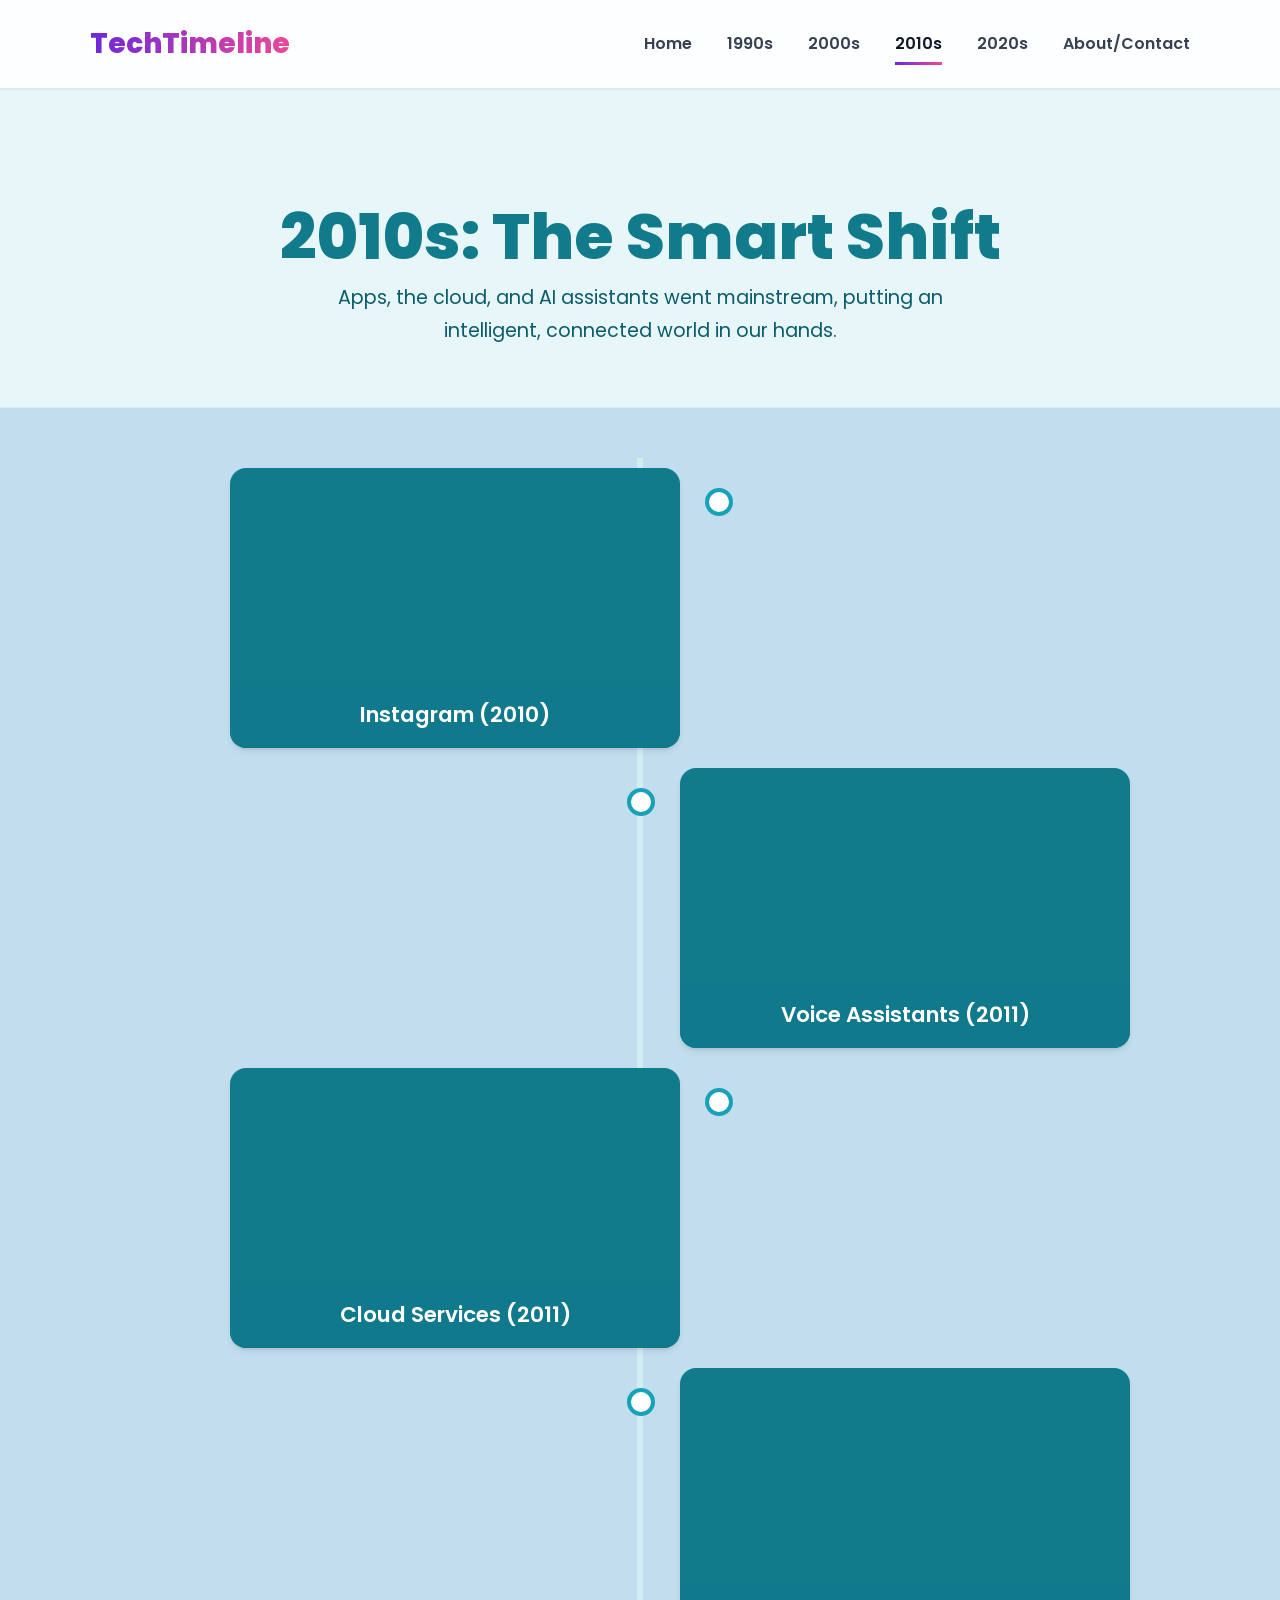
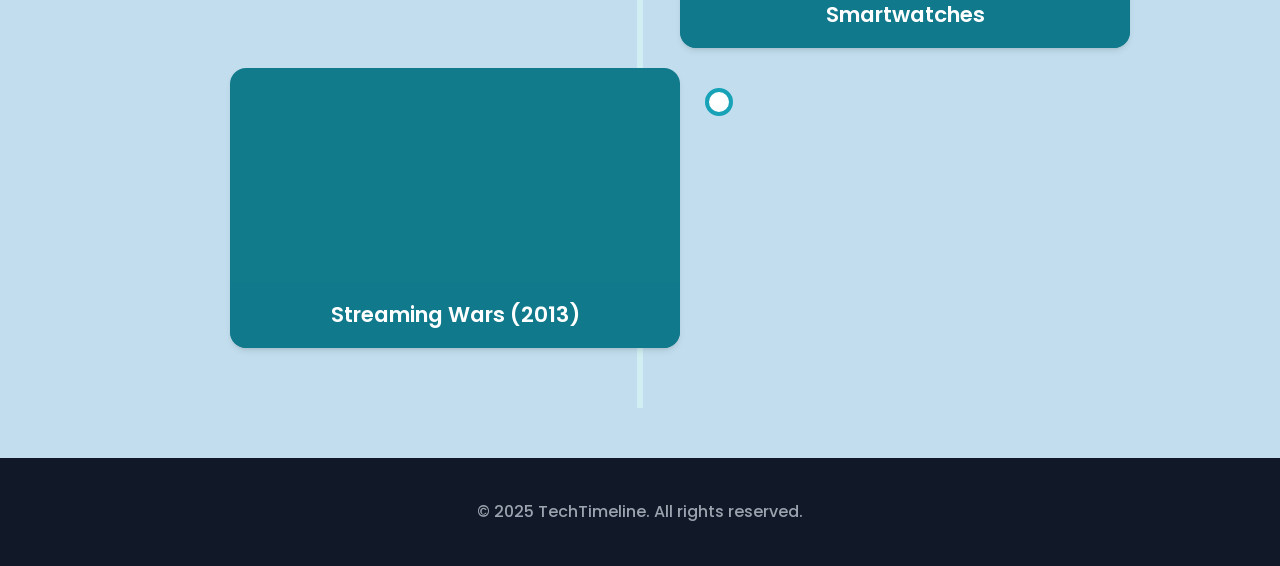
<file: 2010s.html>
<!DOCTYPE html>
<html lang="en">
<head>
    <meta charset="UTF-8">
    <meta name="viewport" content="width=device-width, initial-scale=1.0">
    <title>2010s - The Tech Timeline</title>
    <link rel="stylesheet" href="style.css">
</head>
<body>

    <header class="main-header">
        <div class="container">
            <a href="index.html" class="logo">TechTimeline</a>
            <nav class="main-nav">
                <ul>
                    <li><a href="index.html">Home</a></li>
                    <li><a href="1990s.html">1990s</a></li>
                    <li><a href="2000s.html">2000s</a></li>
                    <li><a href="2010s.html" class="active">2010s</a></li> <li><a href="2020s.html">2020s</a></li>
                    <li><a href="about.html">About/Contact</a></li>
                </ul>
            </nav>
        </div>
    </header>

    <main>
        <section class="page-header" id="header-2010s">
            <div class="container">
                <h1>2010s: The Smart Shift</h1>
                <p>Apps, the cloud, and AI assistants went mainstream, putting an intelligent, connected world in our hands.</p>
            </div>
        </section>

        <div class="timeline-container">
            
            <div class="timeline-item align-left">
                <div class="flip-card">
                    <div class="flip-card-inner">
                        <div class="flip-card-front" style="background-image: url('https://images.unsplash.com/photo-1611262588024-d12430b98920?ixlib=rb-4.1.0&ixid=M3wxMjA3fDB8MHxzZWFyY2h8NHx8aW5zdGFncmFtfGVufDB8fDB8fHww&auto=format&fit=crop&q=60&w=900');">
                            <h3>Instagram (2010)</h3>
                        </div>
                        <div class="flip-card-back">
                            <h3>Instagram (2010)</h3>
                            <p>This photo-sharing app defined mobile-first social media. Its filters and square format changed photography and marketing forever.</p>
                        </div>
                    </div>
                </div>
            </div>

            <div class="timeline-item align-right">
                <div class="flip-card">
                    <div class="flip-card-inner">
                        <div class="flip-card-front" style="background-image: url('https://images.unsplash.com/photo-1605648916361-9bc12ad6a569?ixlib=rb-4.1.0&ixid=M3wxMjA3fDB8MHxzZWFyY2h8N3x8dm9pY2UlMjBhc3Npc3RhbnR8ZW58MHx8MHx8fDA%3D&auto=format&fit=crop&q=60&w=900');">
                            <h3>Voice Assistants (2011)</h3>
                        </div>
                        <div class="flip-card-back">
                            <h3>Voice Assistants (2011)</h3>
                            <p>Apple's Siri launched on the iPhone 4S, kicking off the race for AI-powered assistants like Alexa and Google Assistant.</p>
                        </div>
                    </div>
                </div>
            </div>

            <div class="timeline-item align-left">
                <div class="flip-card">
                    <div class="flip-card-inner">
                        <div class="flip-card-front" style="background-image: url('https://media.licdn.com/dms/image/v2/D4D12AQEIvoe-IK1Yfw/article-cover_image-shrink_720_1280/article-cover_image-shrink_720_1280/0/1697900409326?e=2147483647&v=beta&t=fVpvI0lI2M_Cfw9p_5mwxL5dwsI2xDMvGVRjcbgSq3c');">
                            <h3>Cloud Services (2011)</h3>
                        </div>
                        <div class="flip-card-back">
                            <h3>Cloud Services (2011)</h3>
                            <p>With services like iCloud and Google Drive, the "cloud" went mainstream, syncing our files, photos, and data across all devices.</p>
                        </div>
                    </div>
                </div>
            </div>

            <div class="timeline-item align-right">
                <div class="flip-card">
                    <div class="flip-card-inner">
                        <div class="flip-card-front" style="background-image: url('https://images.unsplash.com/photo-1643681154051-c43090a0fadb?ixlib=rb-4.1.0&ixid=M3wxMjA3fDB8MHxzZWFyY2h8Mjd8fHNtYXJ0JTIwd2F0Y2hlc3xlbnwwfHwwfHx8MA%3D%3D&auto=format&fit=crop&q=60&w=900');">
                            <h3>Smartwatches</h3>
                        </div>
                        <div class="flip-card-back">
                            <h3>Smartwatches</h3>
                            <p>Devices like the Pebble watch, Apple Watch, and Samsung 
                              Galaxy Gear became popular, incorporating features 
                              like fitness tracking, heart rate monitors, and even EKG readings. </p>
                        </div>
                    </div>
                </div>
            </div>

            <div class="timeline-item align-left">
                <div class="flip-card">
                    <div class="flip-card-inner">
                        <div class="flip-card-front" style="background-image: url('https://images.unsplash.com/photo-1574375927938-d5a98e8ffe85?ixlib=rb-4.1.0&ixid=M3wxMjA3fDB8MHxzZWFyY2h8Mnx8bmV0ZmxpeHxlbnwwfHwwfHx8MA%3D%3D&auto=format&fit=crop&q=60&w=900');">
                            <h3>Streaming Wars (2013)</h3>
                        </div>
                        <div class="flip-card-back">
                            <h3>Streaming Wars (2013)</h3>
                            <p>Netflix released "House of Cards," its first original series. This proved streaming wasn't just a library, but a content creator, starting the war for subscribers.</p>
                        </div>
                    </div>
                </div>
            </div>

        </div> </main>

    <footer class="main-footer">
        <div class="container">
            <p>&copy; 2025 TechTimeline. All rights reserved.</p>
        </div>
    </footer>

</body>
</html>
</file>
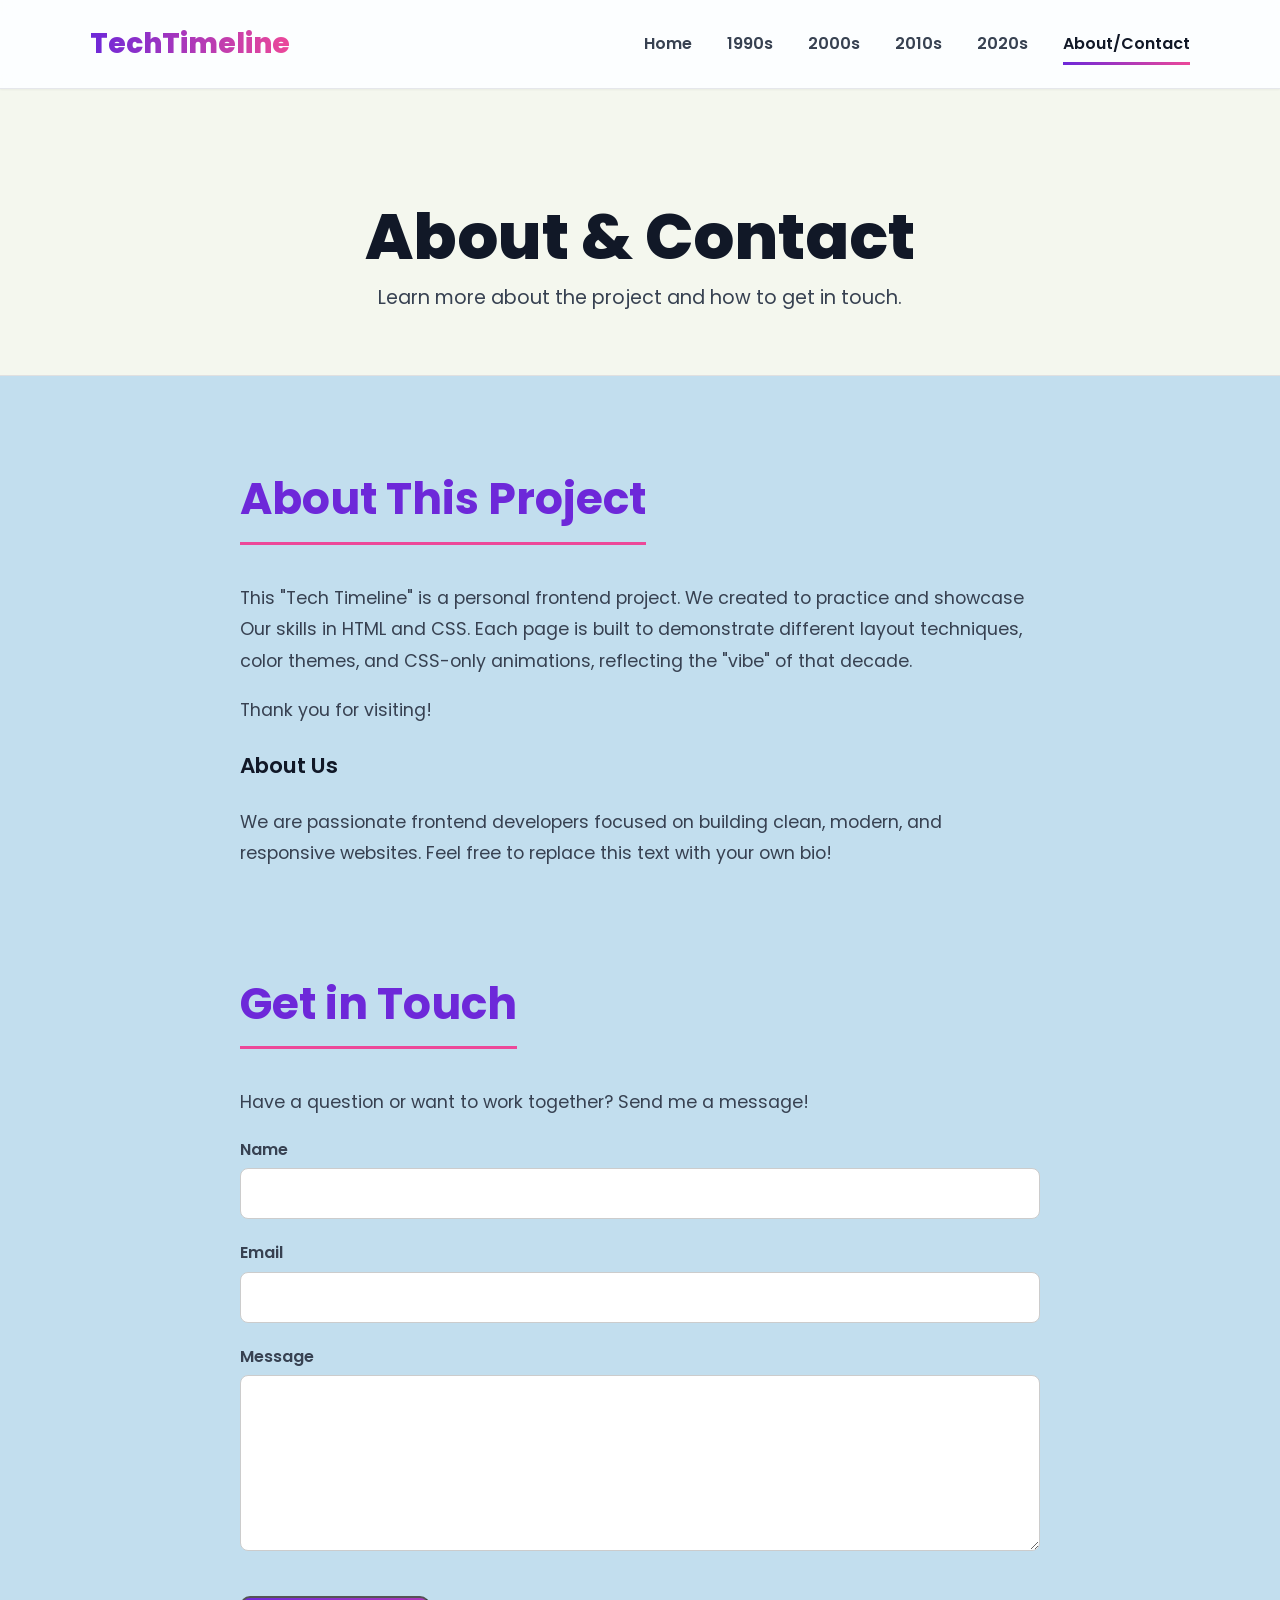
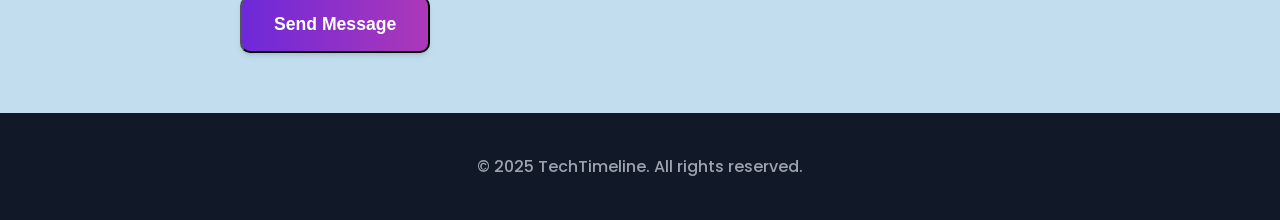
<file: about.html>
<!DOCTYPE html>
<html lang="en">
<head>
    <meta charset="UTF-8">
    <meta name="viewport" content="width=device-width, initial-scale=1.0">
    <title>About / Contact - The Tech Timeline</title>
    <link rel="stylesheet" href="style.css">
</head>
<body>

    <header class="main-header">
        <div class="container">
            <a href="index.html" class="logo">TechTimeline</a>
            <nav class="main-nav">
                <ul>
                    <li><a href="index.html">Home</a></li>
                    <li><a href="1990s.html">1990s</a></li>
                    <li><a href="2000s.html">2000s</a></li>
                    <li><a href="2010s.html">2010s</a></li>
                    <li><a href="2020s.html">2020s</a></li>
                    <li><a href="about.html" class="active">About/Contact</a></li> </ul>
            </nav>
        </div>
    </header>

    <main>
        <section class="page-header" id="header-about">
            <div class="container">
                <h1>About & Contact</h1>
                <p>Learn more about the project and how to get in touch.</p>
            </div>
        </section>

        <div class="about-contact-container">
            
            <section class="about-section">
                <h2>About This Project</h2>
                <p>This "Tech Timeline" is a personal frontend project. We created to practice and showcase Our skills in HTML and CSS. Each page is built to demonstrate different layout techniques, color themes, and CSS-only animations, reflecting the "vibe" of that decade.</p>
                <p>Thank you for visiting!</p>

                <h3>About Us</h3>
                <p>We are passionate frontend developers focused on building clean, modern, and responsive websites. Feel free to replace this text with your own bio!</p>
            </section>

            <section class="contact-section">
                <h2>Get in Touch</h2>
                <p>Have a question or want to work together? Send me a message!</p>
                
                <form class="contact-form" action="#" method="POST">
                    <div class="form-group">
                        <label for="name">Name</label>
                        <input type="text" id="name" name="name" required>
                    </div>
                    <div class="form-group">
                        <label for="email">Email</label>
                        <input type="email" id="email" name="email" required>
                    </div>
                    <div class="form-group">
                        <label for="message">Message</label>
                        <textarea id="message" name="message" rows="6" required></textarea>
                    </div>
                    <button type="submit" class="btn-primary">Send Message</button>
                </form>
            </section>

        </div> </main>

    <footer class="main-footer">
        <div class="container">
            <p>&copy; 2025 TechTimeline. All rights reserved.</p>
        </div>
    </footer>

</body>
</html>
</file>
<file: style.css>
/* --- Import Modern Font --- */
@import url('https://fonts.googleapis.com/css2?family=Poppins:wght@400;600;700;800&display=swap');

/* --- Modern Variables --- */
:root {
    /* A vibrant gradient for a high-energy feel */
    --primary-start: #6D28D9; /* Purple */
    --primary-end: #EC4899;   /* Pink */
    
    --light-color: #F9FAFB;
    --dark-color: #111827;  /* Even deeper dark */
    --text-color: #374151;
    --container-width: 1100px;
    --border-radius: 16px; /* Softer, larger radius */
    --shadow-sm: 0 1px 2px 0 rgba(0, 0, 0, 0.05);
    --shadow-md: 0 4px 6px -1px rgba(0, 0, 0, 0.1), 0 2px 4px -2px rgba(0, 0, 0, 0.1);
    --shadow-lg: 0 10px 15px -3px rgba(0, 0, 0, 0.1), 0 4px 6px -4px rgba(0, 0, 0, 0.1);
}

/* --- Basic Setup --- */
body {
    background-color: #c2deee;
    font-family: 'Poppins', sans-serif;
    line-height: 1.7;
    /* --- CHANGE HERE --- */
    background: linear-gradient(180deg, var() 0%, #ffffff 40%);
    color: var(--text-color);
    margin: 0;
    padding: 0;
    -webkit-font-smoothing: antialiased; /* Smoother fonts */
}

.container {
    max-width: var(--container-width);
    margin: 0 auto;
    padding: 0 20px;
}

h1, h2, h3 {
    color: var(--dark-color);
    font-weight: 700;
}

/* Bolder, more impactful typography */
h1 { 
    font-size: clamp(3rem, 5vw, 4.5rem); /* Responsive font size */
    font-weight: 800;
    line-height: 1.1;
    margin-bottom: 20px;
}
h2 { 
    font-size: clamp(2rem, 4vw, 2.75rem);
    text-align: center;
    margin-bottom: 50px;
}
h3 { 
    font-size: 1.35rem; 
    font-weight: 600;
}

/* --- Header & Navigation --- */
.main-header {
    background-color: rgba(255, 255, 255, 0.95);
    padding: 20px 0;
    box-shadow: var(--shadow-sm);
    border-bottom: 1px solid #E5E7EB;
    position: sticky;
    top: 0;
    z-index: 100;
    backdrop-filter: blur(8px); /* "Frosted glass" effect */
    
}

.main-header .container {
    display: flex;
    justify-content: space-between;
    align-items: center;
}

.logo {
    font-size: 1.75rem;
    font-weight: 800;
    text-decoration: none;
    /* --- Gradient Text! --- */
    background: linear-gradient(90deg, var(--primary-start), var(--primary-end));
    -webkit-background-clip: text;
    background-clip: text;
    -webkit-text-fill-color: transparent;
}

.main-nav ul {
    list-style: none;
    margin: 0;
    padding: 0;
    display: flex;
}

.main-nav li {
    margin-left: 35px;
}

.main-nav a {
    color: var(--text-color);
    text-decoration: none;
    font-weight: 600;
    padding-bottom: 5px;
    position: relative; /* For the underline effect */
}

/* --- Cool underline hover effect --- */
.main-nav a::after {
    content: '';
    position: absolute;
    bottom: -5px;
    left: 0;
    width: 0%;
    height: 3px;
    background: linear-gradient(90deg, var(--primary-start), var(--primary-end));
    transition: width 0.3s ease-out;
}

.main-nav a:hover::after,
.main-nav a.active::after {
    width: 100%;
}

.main-nav a.active {
    color: var(--dark-color);
}


/* --- Hero Section --- */
.hero {
    background-color: #c2deee;
    padding: 100px 0;
    overflow: hidden; /* For any potential effects */
}

.hero-container {
    display: flex;
    align-items: center;
    gap: 60px;
}

.hero-text {
    flex: 1; 
}

.hero-text p {
    font-size: 1.25rem;
    line-height: 1.8;
    color: #4B5563; /* Softer text color */
}

.hero-image {
    flex-basis: 450px; 
}

.hero-image img {
    max-width: 100%;
    border-radius: 100px;
    box-shadow: var(--shadow-lg);
}

.btn-primary {
    display: inline-block;
    /* --- Gradient Button --- */
    background: linear-gradient(90deg, var(--primary-start), var(--primary-end));
    background-size: 200% auto; /* For the hover transition */
    color: #fff;
    padding: 16px 32px;
    text-decoration: none;
    border-radius: 10px;
    font-weight: 600;
    font-size: 1.1rem;
    margin-top: 25px;
    box-shadow: var(--shadow-md);
    transition: all 0.4s ease;
}

.btn-primary:hover {
    background-position: right center; /* Shifts the gradient */
    transform: translateY(-5px) scale(1.05); /* "Lift" and grow */
    box-shadow: 0 15px 25px -5px rgba(109, 40, 217, 0.3); /* Colored shadow */
}


/* --- Featured Inventions Section --- */
.featured-inventions {
    padding: 100px 0;
    background-color: #f4f7ee;
}

.featured-grid {
    display: grid;
    /* This forces 4 equal-width columns */
    grid-template-columns: repeat(4, 1fr);
    gap: 30px;
}

.invention-card {
    position: relative;
    border-radius: var(--border-radius);
    overflow: hidden; 
    box-shadow: var(--shadow-md);
    cursor: pointer;
    transition: all 0.4s ease;
    height: 350px; /* Give the cards a consistent height */
}

.invention-card:hover {
    transform: translateY(-10px);
    box-shadow: var(--shadow-lg);
}

.invention-card img {
    display: block;
    width: 100%;
    height: 100%;
    object-fit: cover;
    transition: transform 0.5s ease;
}

/* --- NEW CARD HOVER EFFECT --- */

.card-info {
    position: absolute;
    bottom: 0;
    left: 0;
    right: 0;
    
    /* A gradient from solid black to transparent */
    background: linear-gradient(0deg, rgba(17,24,39,0.95) 0%, rgba(17,24,39,0.85) 40%, rgba(17,24,39,0) 100%);
    color: #ffffff;
    padding: 30px 20px;
    
    /* This is the trick: 
      It's pushed down so only the bottom 80px is visible.
      The text inside is aligned to the bottom.
    */
    transform: translateY(calc(100% - 80px));
    transition: transform 0.4s ease-out;
}

.card-info h3 {
    color: #ffffff;
    font-size: 1.1rem;
    margin-top: 0;
    margin-bottom: 10px;
}

.card-info p {
    font-size: 0.9rem;
    color: #f9f9f9;
    /* Hidden by default, will fade in */
    opacity: 0;
    transition: opacity 0.3s ease 0.1s; /* Fades in 0.1s *after* slide starts */
}

/* --- On hover, slide the info box up to the top --- */
.invention-card:hover .card-info {
    transform: translateY(0);
}

/* --- On hover, fade in the paragraph text --- */
.invention-card:hover .card-info p {
    opacity: 1;
}

/* --- On hover, zoom the image slightly --- */
.invention-card:hover img {
    transform: scale(1.1);
}


/* --- Footer --- */
.main-footer {
    background-color: var(--dark-color);
    color: #9CA3AF; /* Softer text color */
    text-align: center;
    padding: 40px 0;
    margin-top: 40px;
}

.main-footer p {
    margin: 0;
    font-weight: 500;
}

/* --- Page Header --- */
.page-header {
    text-align: center;
    padding: 60px 0;
    border-bottom: 1px solid #e0e0e0;
    margin-bottom: 50px;
    background-color: #f4f7ee; /* Same as your featured inventions bg */
}
.page-header h1 {
    color: var(--dark-color);
    margin-bottom: 10px;
}
.page-header p {
    font-size: 1.2rem;
    color: var(--text-color);
    max-width: 700px;
    margin: 0 auto;
}

/* --- CSS-Only Timeline Scroller --- */
.timeline-section {
    padding-bottom: 100px;
}

.timeline-scroll {
    display: flex;
    flex-wrap: nowrap; /* Ensures items stay in one line */
    gap: 30px; /* The space between cards */
    
    overflow-x: auto; /* This creates the horizontal scrollbar */
    
    padding: 20px 10px; /* Padding so card shadows aren't cut off */

    /* --- This is the "animation" part --- */
    scroll-snap-type: x mandatory; /* Makes it snap to items on the X-axis */
    scroll-padding: 10px; /* Ensures the snapped item isn't right at the edge */
}

/* --- Modern Scrollbar Styling (for Chrome/Safari) --- */
.timeline-scroll::-webkit-scrollbar {
    height: 10px;
}
.timeline-scroll::-webkit-scrollbar-track {
    background-color: #f4f7ee; /* Light track */
    border-radius: 10px;
}
.timeline-scroll::-webkit-scrollbar-thumb {
    background-color: var(--primary-start); /* Purple scroll handle */
    border-radius: 10px;
}
.timeline-scroll::-webkit-scrollbar-thumb:hover {
    background-color: var(--primary-end); /* Pink hover */
}


/* --- Timeline Card --- */
.timeline-scroll .invention-card {
    flex: 0 0 300px; /* Don't shrink, don't grow, base width of 300px */
    height: 400px; 
    
    /* --- This is the "snap" part --- */
    scroll-snap-align: start; /* Each card will snap to the start of the container */
}

/* ---
   UNIQUE 1990s Page Card Animation
   (Overrides the default animation)
--- */

/* ---
   UNIQUE 1990s Page Card Animation (with Visible Title)
--- */

/* 1. Keep the card glow and border effect */
.timeline-scroll .invention-card:hover {
    transform: translateY(0); /* No lift */
    box-shadow: 0 0 25px rgba(109, 40, 217, 0.5); /* Purple glow */
    border-color: var(--primary-end); /* Bright pink border */
}

/* 2. Style the always-visible title */
.timeline-scroll .invention-card h3 {
    background: linear-gradient(0deg, rgba(17,24,39,0.9) 0%, rgba(17,24,39,0.7) 100%);
    color: #fff;
    padding: 15px;
    margin: 0;
    font-size: 1.1rem;
    
    /* Position it at the bottom, over the image */
    position: absolute;
    bottom: 0;
    left: 0;
    right: 0;
    z-index: 2; /* Sits above the image */
    transition: all 0.4s ease;
}

/* 3. Style the hidden description box */
.timeline-scroll .card-info {
    position: absolute;
    top: 0;
    left: 0;
    right: 0;
    bottom: 0;
    z-index: 1; /* Sits below the title */
    
    display: flex;
    align-items: center;
    padding: 20px;
    
    background: rgba(17, 24, 39, 0.9);
    color: #fff;
    
    /* Hide it by default */
    opacity: 0;
    transition: opacity 0.4s ease;
}

.timeline-scroll .card-info p {
    font-size: larger;
    margin: 0;
}



/* 4. On hover, fade in the description */
.timeline-scroll .invention-card:hover .card-info {
    opacity: 1;
    z-index: 3; /* Bring description in front of the title */
}


/* 5. On hover, hide the title (since the description box replaces it) */
.timeline-scroll .invention-card:hover h3 {
    opacity: 0;
}

/* 6. Keep the image zoom/darken, but make it darker */
.timeline-scroll .invention-card:hover img {
    transform: scale(1.1);
    filter: brightness(0.4);
}
/* ---
   STYLES FOR 2000s PAGE (Sticky Stack Scroll)
--- */

/* 1. New color variables for this page */
:root {
    --cyan-blue: #00A3E1;
    --cyan-blue-dark: #007bb5;
    --cyan-glow: rgba(0, 163, 225, 0.4);
    --cyan-bg-light: #e6f6ff;
    --cyan-bg-dark: #d1edff;
}

/* 2. Style the header with the new color */
#header-2000s {
    background-color: var(--cyan-bg-light); 
    border-bottom-color: var(--cyan-bg-dark);
}
#header-2000s h1 {
    color: var(--cyan-blue-dark);
}
#header-2000s p {
    color: #005f8a;
    font-size: large;
}

/* 3. The Sticky Stack */
.sticky-container {
    position: relative;
    /* This empty pseudo-element helps the last panel "stick" */
    /* by adding an invisible extra panel's height of space to scroll. */
    /* padding-bottom: 100vh; */
}

.sticky-panel {
    position: sticky;
    /* This sticks the panel just below your navbar. 
       If your navbar height changes, adjust this value. */
    top: 90px;
    
    /* Each panel fills the viewport (minus the navbar) */
    height: calc(100vh - 90px);
    width: 100%;
    
    /* We must have a solid background for the "stacking" to work */
    background-color: var(--cyan-bg-light);
    color: #005f8a;
    
    /* This ensures content inside is centered */
    display: flex;
    align-items: center;
    overflow: hidden;
}

/* 4. Alternating background colors for the panels */
#panel-2, #panel-4 {
    background-color: var(--cyan-bg-dark);
}
/* This last panel gets a darker BG for a sense of finality */
#panel-5 {
    background-color: #bbdefb;
}

/* 5. The 50/50 content layout */
.panel-content {
    display: flex;
    align-items: center;
    gap: 50px;
    width: 100%;
}

.panel-text {
    flex: 1;
    padding-right: 20px;
}

.panel-text h3 {
    color: var(--cyan-blue-dark);
    font-size: 2.5rem;
    margin-bottom: 15px;
}
.panel-text p {
    font-size: 1.5rem;
    line-height: 1.7;
}

.panel-image {
    flex: 1;
}

.panel-image img {
    width: 100%;
    border-radius: var(--border-radius);
    box-shadow: var(--shadow-lg);
    transition: all 0.4s ease;
}

/* 6. Simple hover animation */
.panel-image img:hover {
    transform: scale(1.05);
    box-shadow: 0 10px 30px var(--cyan-glow);
}

/* 7. Class to reverse the layout */
.panel-content.layout-reversed {
    flex-direction: row-reverse;
}
.panel-content.layout-reversed .panel-text {
    padding-right: 0;
    padding-left: 20px;
}

/* ---
   STYLES FOR 2010s PAGE (Vertical Timeline & 3D Flip)
--- */

/* 1. New color variables for this page */
:root {
    --aqua-blue: #17A2B8;
    --aqua-blue-dark: #117A8B;
    --aqua-bg-light: #e7f6f8;
    --aqua-bg-dark: #d1eef2;
    --aqua-text: #0d5c6a;
}

/* 2. Style the header with the new color */
#header-2010s {
    background-color: var(--aqua-bg-light); 
    border-bottom-color: var(--aqua-bg-dark);
}
#header-2010s h1 {
    color: var(--aqua-blue-dark);
}
#header-2010s p {
    color: var(--aqua-text);
}

/* 3. The Timeline Container */
.timeline-container {
    position: relative;
    max-width: 900px;
    margin: 50px auto;
    padding-bottom: 50px;
}

/* 4. The Central Timeline Bar */
.timeline-container::after {
    content: '';
    position: absolute;
    width: 6px;
    background-color: var(--aqua-bg-dark);
    top: 0;
    bottom: 0;
    left: 50%;
    margin-left: -3px;
    z-index: -1;
}

/* 5. Each Timeline Item (the box holding the card) */
.timeline-item {
    padding: 10px 40px;
    position: relative;
    width: 50%; /* Each item takes half the width */
}

/* 6. Alignment for left and right items */
.timeline-item.align-left {
    left: 0;
}
.timeline-item.align-right {
    left: 50%;
}

/* 7. The "Connector Dot" on the timeline */
.timeline-item::after {
    content: '';
    position: absolute;
    width: 20px;
    height: 20px;
    background-color: #fff;
    border: 4px solid var(--aqua-blue);
    border-radius: 50%;
    top: 30px;
    z-index: 1;
}
/* Position the dot for left vs right */
.timeline-item.align-left::after {
    right: -13px;
}
.timeline-item.align-right::after {
    left: -13px;
}

/* --- 8. The 3D Flip Card Animation --- */

/* The container that sets up the 3D space */
.flip-card {
    background-color: transparent;
    width: 100%;
    height: 280px;
    perspective: 1000px; /* This is key for the 3D effect */
    cursor: pointer;
}

/* This inner element does the actual flipping */
.flip-card-inner {
    position: relative;
    width: 100%;
    height: 100%;
    transition: transform 0.6s;
    transform-style: preserve-3d; /* This is key */
    box-shadow: var(--shadow-md);
    border-radius: var(--border-radius);
}

/* THIS IS THE ANIMATION: On hover, flip the inner card */
.flip-card:hover .flip-card-inner {
    transform: rotateY(180deg);
}

/* Both front and back panels */
.flip-card-front,
.flip-card-back {
    position: absolute;
    width: 100%;
    height: 100%;
    border-radius: var(--border-radius);
    -webkit-backface-visibility: hidden; /* Hides the back of the panel */
    backface-visibility: hidden;
    overflow: hidden;
}

/* Styling for the FRONT panel */
.flip-card-front {
    background-color: var(--aqua-blue-dark);
    background-size: cover;
    background-position: center;
    color: white;
    display: flex;
    align-items: flex-end;
    justify-content: center;
}
.flip-card-front h3 {
    width: 100%;
    padding: 15px;
    margin: 0;
    color: #fff;
    text-align: center;
    background: rgba(17, 122, 139, 0.8);
    backdrop-filter: blur(4px);
}

/* Styling for the BACK panel */
.flip-card-back {
    background-color: #fff;
    color: var(--aqua-text);
    padding: 25px;
    transform: rotateY(180deg); /* Pre-flip the back panel */
}
.flip-card-back h3 {
    color: var(--aqua-blue-dark);
    margin-top: 0;
}
.flip-card-back p {
    font-size: 1.2rem;
    
}


/* ---
   STYLES FOR 2020s PAGE (Masonry & Grayscale Animation)
--- */

/* 1. New color variables for this page */
:root {
    --tech-lime: #f76868;
    --tech-lime-glow: rgba(57, 255, 20, 0.5);
    --tech-graphite: #222222;
    --tech-graphite-light: #333333;
    --tech-text: #E0E0E0;
}

/* 2. Style the header with the new color */
/* We're inverting the header theme! Dark background, light text */
#header-2020s {
    background-color: var(--tech-graphite); 
    border-bottom-color: var(--tech-graphite-light);
}
#header-2020s h1 {
    color: var(--tech-lime); /* Bright lime heading */
}
#header-2020s p {
    color: var(--tech-text); /* Light gray text */
}

/* 3. The Masonry Container */
/* This uses CSS columns to create the layout */
.masonry-container {
    max-width: 1200px;
    margin: 50px auto;
    padding: 0 15px;
    
    /* This is the magic! */
    column-count: 3; /* 3 columns on desktop */
    column-gap: 20px;
}

/* 4. Each Masonry Item (the card) */
.masonry-item {
    display: inline-block; /* Required for columns */
    width: 100%;
    background: #fff;
    border-radius: var(--border-radius);
    box-shadow: var(--shadow-md);
    overflow: hidden;
    margin-bottom: 20px; /* This is the vertical gap */
    
    /* --- This is the animation setup --- */
    transition: all 0.4s ease-in-out;
    border: 3px solid transparent;
}

.masonry-item img {
    width: 100%;
    display: block;
    /* --- Start grayscale --- */
    filter: grayscale(100%); 
    transition: all 0.4s ease-in-out;
}

.masonry-content {
    padding: 20px;
}
.masonry-content h3 {
    color: var(--dark-color);
    margin-top: 0;
    transition: color 0.4s ease;
}
.masonry-content p {
    color: var(--text-color);
    font-size: 1.2rem;
}

/* --- 5. The Hover Animation --- */
.masonry-item:hover {
    transform: scale(1.03); /* Slight zoom */
    border-color: var(--tech-lime);
    box-shadow: 0 0 30px var(--tech-lime-glow);
}

.masonry-item:hover img {
    filter: grayscale(0%); /* --- Become full color --- */
}

.masonry-item:hover h3 {
    color: var(--tech-lime); /* Change title to lime */
}


/* ---
   STYLES FOR About / Contact PAGE
--- */

/* 1. Style the header */
#header-about {
    background-color: #f4f7ee; /* A light, neutral background */
    border-bottom-color: #e0e0e0;
}
#header-about h1 {
    color: var(--dark-color);
}
#header-about p {
    color: var(--text-color);
}

/* 2. Container for the content */
.about-contact-container {
    max-width: 800px; /* A good width for reading text */
    margin: 50px auto;
    padding: 0 20px;
}

.about-section,
.contact-section {
    margin-bottom: 60px;
}

.about-contact-container h2 {
    color: var(--primary-start); /* Use the purple theme color */
    border-bottom: 3px solid var(--primary-end);
    display: inline-block;
    padding-bottom: 5px;
    margin-bottom: 20px;
}

.about-contact-container p {
    font-size: 1.1rem;
    line-height: 1.8;
}

/* 3. The Contact Form */
.contact-form {
    display: grid;
    grid-gap: 20px;
}

.form-group {
    display: flex;
    flex-direction: column;
}

.form-group label {
    font-weight: 600;
    color: var(--text-color);
    margin-bottom: 5px;
}

.form-group input,
.form-group textarea {
    width: 100%;
    padding: 12px;
    font-family: 'Poppins', sans-serif;
    font-size: 1rem;
    border: 1px solid #ccc;
    border-radius: 8px;
    box-sizing: border-box; /* Important! */
    transition: border-color 0.3s, box-shadow 0.3s;
}

.form-group input:focus,
.form-group textarea:focus {
    outline: none;
    border-color: var(--primary-start);
    box-shadow: 0 0 8px rgba(109, 40, 217, 0.3);
}

/* We can reuse the btn-primary from the hero section! */
.contact-form .btn-primary {
    justify-self: start; /* Don't stretch the button */
    cursor: pointer;
}
</file>
